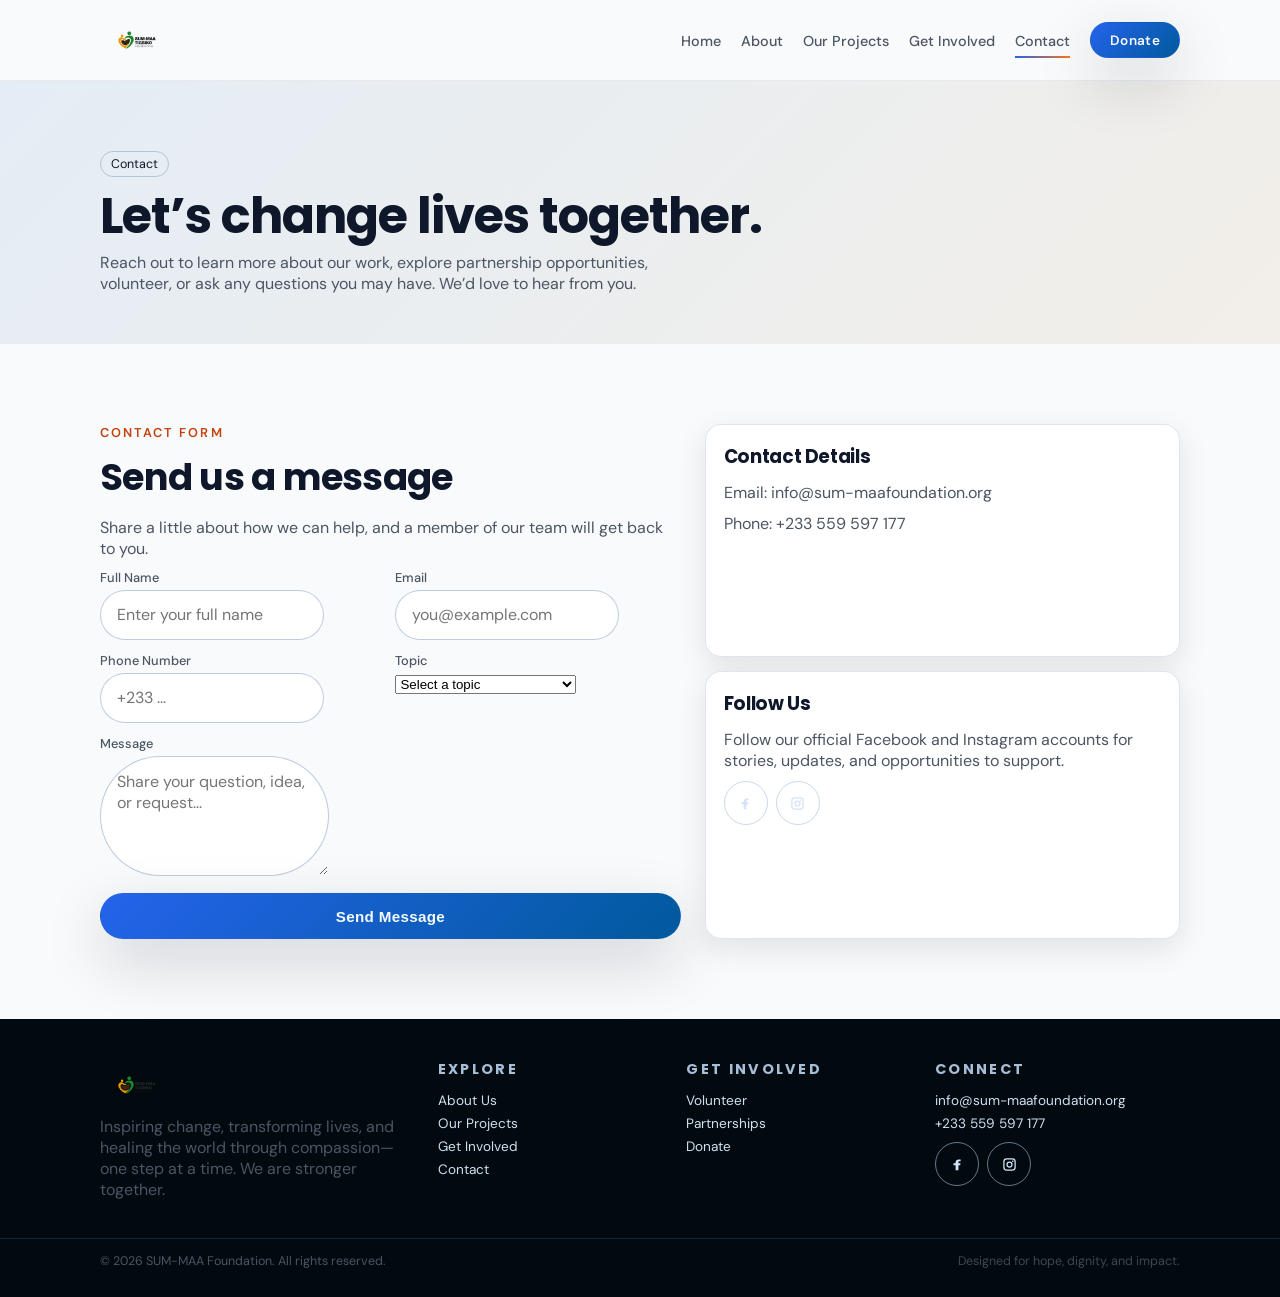
<file: contact.html>
<!DOCTYPE html>
<html lang="en">
  <head>
    <meta charset="UTF-8" />
    <meta name="viewport" content="width=device-width, initial-scale=1.0" />
    <title>Contact Us | SUM-MAA Foundation</title>
    <meta
      name="description"
      content="Contact SUM-MAA Foundation for partnerships, volunteering, donations, and inquiries. Reach us by email or phone."
    />
    <link rel="stylesheet" href="assets/css/styles.css" />
    <link rel="apple-touch-icon" sizes="180x180" href="apple-touch-icon.png" />
    <link rel="icon" type="image/png" sizes="32x32" href="favicon-32x32.png" />
    <link rel="icon" type="image/png" sizes="16x16" href="favicon-16x16.png" />
    <link rel="manifest" href="site.webmanifest" />
    <link rel="shortcut icon" href="favicon.ico" />
    <link rel="preconnect" href="https://fonts.googleapis.com" />
    <link rel="preconnect" href="https://fonts.gstatic.com" crossorigin />
    <link
      href="https://fonts.googleapis.com/css2?family=Poppins:wght@300;400;500;600;700&family=DM+Sans:wght@300;400;500;600&display=swap"
      rel="stylesheet"
    />
  </head>
  <body>
    <header class="site-header">
      <div class="container header-container">
        <a href="index.html" class="logo">
          <img src="assets/images/logo.webp" alt="SUM-MAA Tigsiko Foundation" class="logo-img" />
        </a>
        <nav class="main-nav" aria-label="Main navigation">
          <button class="nav-toggle" aria-label="Toggle navigation">
            <span></span><span></span><span></span>
          </button>
          <ul class="nav-links">
            <li><a href="index.html">Home</a></li>
            <li><a href="about.html">About</a></li>
            <li><a href="projects.html">Our Projects</a></li>
            <li><a href="get-involved.html">Get Involved</a></li>
            <li><a href="contact.html" class="active">Contact</a></li>
          </ul>
          <a href="get-involved.html#donate" class="btn btn-sm btn-primary">Donate</a>
        </nav>
      </div>
    </header>

    <main>
      <section class="page-hero">
        <div class="container">
          <div class="pill-meta">Contact</div>
          <h1>Let’s change lives together.</h1>
          <p>
            Reach out to learn more about our work, explore partnership opportunities, volunteer, or ask any questions
            you may have. We’d love to hear from you.
          </p>
        </div>
      </section>

      <section class="section section-light">
        <div class="container contact-layout">
          <div>
            <p class="eyebrow">Contact Form</p>
            <h2>Send us a message</h2>
            <p>Share a little about how we can help, and a member of our team will get back to you.</p>
            <form
              class="contact-form"
              action="https://formspree.io/f/xaewprkn"
              method="POST"
              accept-charset="UTF-8"
              aria-label="Contact form"
            >
              <input type="hidden" name="_subject" value="New Contact Message - SUM-MAA Foundation" />
              <input type="hidden" name="_next" value="https://www.sum-maafoundation.org/thanks.html" />
              <div class="field-row">
                <div>
                  <label for="contact-name">Full Name</label>
                  <input id="contact-name" name="name" type="text" placeholder="Enter your full name" required />
                </div>
                <div>
                  <label for="contact-email">Email</label>
                  <input id="contact-email" name="email" type="email" placeholder="you@example.com" required />
                </div>
              </div>
              <div class="field-row">
                <div>
                  <label for="contact-phone">Phone Number</label>
                  <input id="contact-phone" name="phone" type="tel" placeholder="+233 ..." />
                </div>
                <div>
                  <label for="contact-topic">Topic</label>
                  <select id="contact-topic" name="topic">
                    <option value="">Select a topic</option>
                    <option>General Inquiry</option>
                    <option>Partnership &amp; Sponsorship</option>
                    <option>Volunteering</option>
                    <option>Donations</option>
                    <option>Media &amp; Storytelling</option>
                  </select>
                </div>
              </div>
              <div>
                <label for="contact-message">Message</label>
                <textarea
                  id="contact-message"
                  name="message"
                  placeholder="Share your question, idea, or request..."
                ></textarea>
              </div>
              <button type="submit" class="btn btn-primary">Send Message</button>
            </form>
          </div>
          <div class="split-cards">
            <article class="contact-card">
              <h3>Contact Details</h3>
              <p>Email: <a href="mailto:info@sum-maafoundation.org">info@sum-maafoundation.org</a></p>
              <p>Phone: <a href="tel:+233559597177">+233 559 597 177</a></p>
            </article>
            <article class="contact-card">
              <h3>Follow Us</h3>
              <p>Follow our official Facebook and Instagram accounts for stories, updates, and opportunities to support.</p>
              <div class="footer-social" aria-label="Official social media accounts">
                <a
                  class="social-link social-link-facebook"
                  href="https://www.facebook.com/share/194XN5wk9a/?mibextid=wwXIfr"
                  target="_blank"
                  rel="noopener noreferrer"
                  aria-label="Follow SUM-MAA Tigsiko Foundation on Facebook"
                  title="Follow us on Facebook"
                >
                  <svg viewBox="0 0 24 24" aria-hidden="true" focusable="false"><path d="M13.5 21v-8h2.75l.5-3H13.5V8.1c0-.87.24-1.46 1.49-1.46H17V3.96c-.36-.05-1.58-.16-3.01-.16-2.98 0-5.02 1.82-5.02 5.15V10H5.6v3h3.37v8h4.53Z"/></svg>
                  <span class="sr-only">Facebook</span>
                </a>
                <a
                  class="social-link social-link-instagram"
                  href="https://www.instagram.com/sum_maa_foundation/"
                  target="_blank"
                  rel="noopener noreferrer"
                  aria-label="Follow SUM-MAA Foundation on Instagram"
                  title="Follow us on Instagram"
                >
                  <svg viewBox="0 0 24 24" aria-hidden="true" focusable="false"><path d="M7.5 2h9A5.5 5.5 0 0 1 22 7.5v9a5.5 5.5 0 0 1-5.5 5.5h-9A5.5 5.5 0 0 1 2 16.5v-9A5.5 5.5 0 0 1 7.5 2Zm0 2A3.5 3.5 0 0 0 4 7.5v9A3.5 3.5 0 0 0 7.5 20h9a3.5 3.5 0 0 0 3.5-3.5v-9A3.5 3.5 0 0 0 16.5 4h-9Zm9.75 1.5a1.25 1.25 0 1 1 0 2.5 1.25 1.25 0 0 1 0-2.5ZM12 7a5 5 0 1 1 0 10 5 5 0 0 1 0-10Zm0 2a3 3 0 1 0 0 6 3 3 0 0 0 0-6Z"/></svg>
                  <span class="sr-only">Instagram</span>
                </a>
              </div>
            </article>
          </div>
        </div>
      </section>

    </main>

    <footer class="site-footer">
      <div class="container footer-grid">
        <div class="footer-brand">
          <a href="index.html" class="logo">
            <img src="assets/images/logo.webp" alt="SUM-MAA Tigsiko Foundation" class="logo-img" />
          </a>
          <p>
            Inspiring change, transforming lives, and healing the world through compassion—one step at a time. We are
            stronger together.
          </p>
        </div>
        <div class="footer-nav">
          <h3>Explore</h3>
          <ul>
            <li><a href="about.html">About Us</a></li>
            <li><a href="projects.html">Our Projects</a></li>
            <li><a href="get-involved.html">Get Involved</a></li>
            <li><a href="contact.html">Contact</a></li>
          </ul>
        </div>
        <div class="footer-nav">
          <h3>Get Involved</h3>
          <ul>
            <li><a href="get-involved.html#volunteer">Volunteer</a></li>
            <li><a href="get-involved.html#partner">Partnerships</a></li>
            <li><a href="get-involved.html#donate">Donate</a></li>
          </ul>
        </div>
        <div class="footer-contact">
          <h3>Connect</h3>
          <ul>
            <li><a href="mailto:info@sum-maafoundation.org">info@sum-maafoundation.org</a></li>
            <li><a href="tel:+233559597177">+233 559 597 177</a></li>
          </ul>
          <div class="footer-social" aria-label="Official social media accounts">
            <a
              class="social-link social-link-facebook"
              href="https://www.facebook.com/share/194XN5wk9a/?mibextid=wwXIfr"
              target="_blank"
              rel="noopener noreferrer"
              aria-label="Follow SUM-MAA Tigsiko Foundation on Facebook"
              title="Follow us on Facebook"
            >
              <svg viewBox="0 0 24 24" aria-hidden="true" focusable="false"><path d="M13.5 21v-8h2.75l.5-3H13.5V8.1c0-.87.24-1.46 1.49-1.46H17V3.96c-.36-.05-1.58-.16-3.01-.16-2.98 0-5.02 1.82-5.02 5.15V10H5.6v3h3.37v8h4.53Z"/></svg>
              <span class="sr-only">Facebook</span>
            </a>
            <a
              class="social-link social-link-instagram"
              href="https://www.instagram.com/sum_maa_foundation/"
              target="_blank"
              rel="noopener noreferrer"
              aria-label="Follow SUM-MAA Foundation on Instagram"
              title="Follow us on Instagram"
            >
              <svg viewBox="0 0 24 24" aria-hidden="true" focusable="false"><path d="M7.5 2h9A5.5 5.5 0 0 1 22 7.5v9a5.5 5.5 0 0 1-5.5 5.5h-9A5.5 5.5 0 0 1 2 16.5v-9A5.5 5.5 0 0 1 7.5 2Zm0 2A3.5 3.5 0 0 0 4 7.5v9A3.5 3.5 0 0 0 7.5 20h9a3.5 3.5 0 0 0 3.5-3.5v-9A3.5 3.5 0 0 0 16.5 4h-9Zm9.75 1.5a1.25 1.25 0 1 1 0 2.5 1.25 1.25 0 0 1 0-2.5ZM12 7a5 5 0 1 1 0 10 5 5 0 0 1 0-10Zm0 2a3 3 0 1 0 0 6 3 3 0 0 0 0-6Z"/></svg>
              <span class="sr-only">Instagram</span>
            </a>
          </div>
        </div>
      </div>
      <div class="footer-bottom">
        <div class="container footer-bottom-inner">
          <p>&copy; <span id="year"></span> SUM-MAA Foundation. All rights reserved.</p>
          <p class="footer-small">Designed for hope, dignity, and impact.</p>
        </div>
      </div>
    </footer>

    <script src="assets/js/main.js"></script>
  </body>
  </html>
</file>
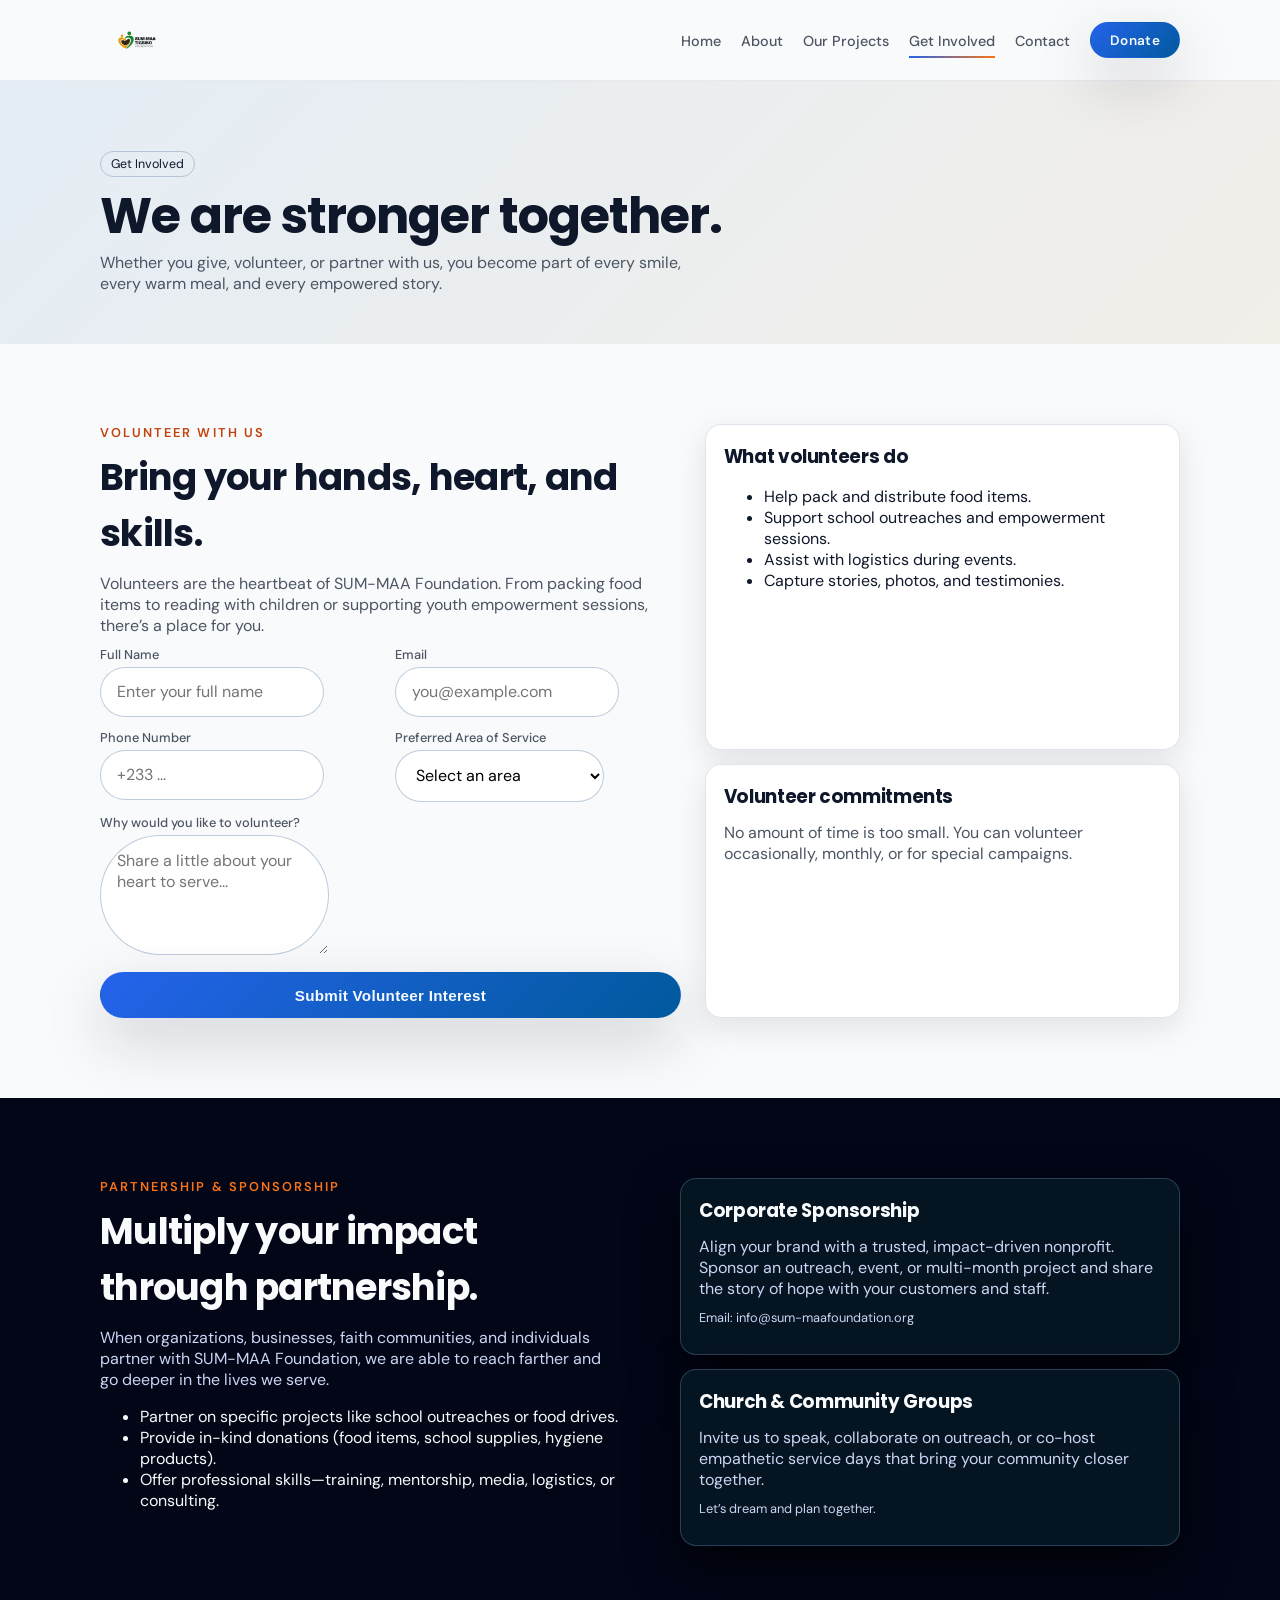
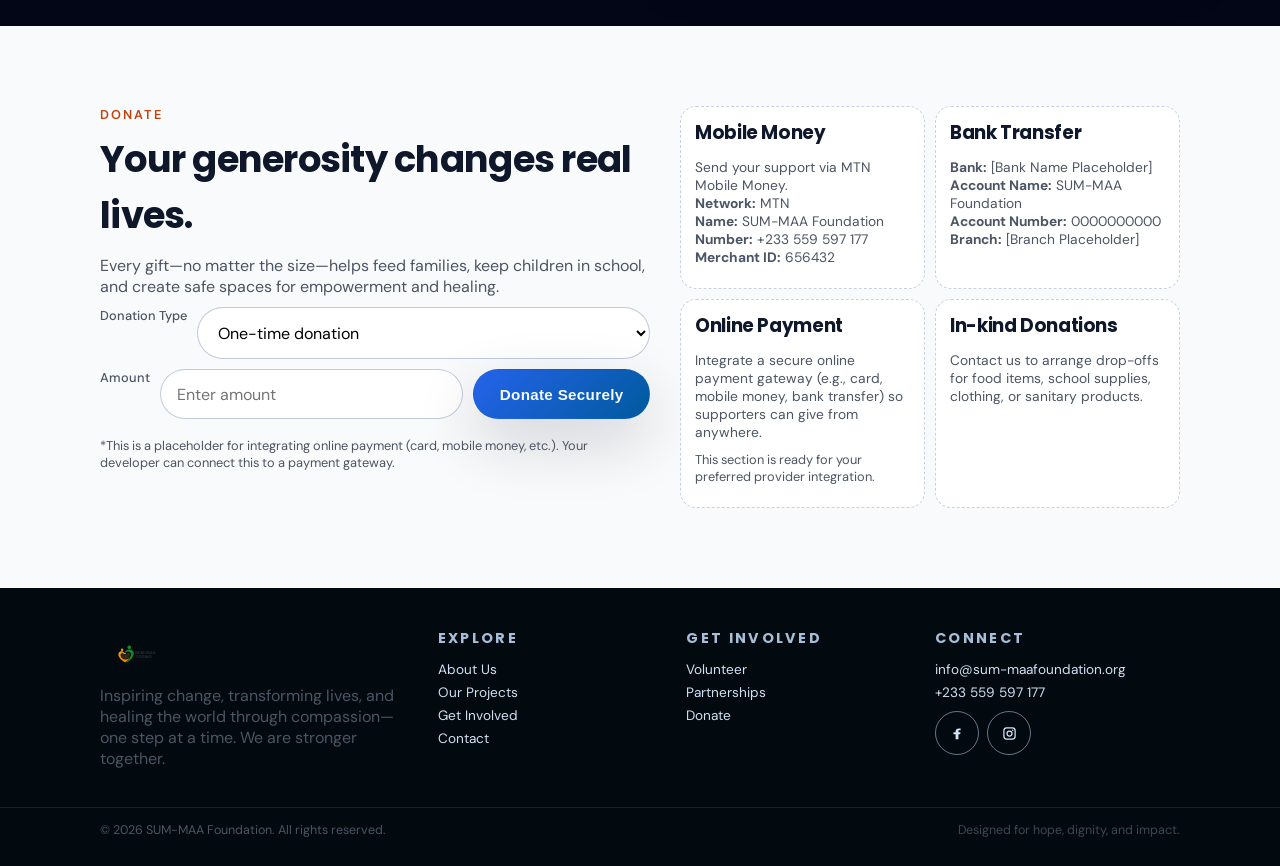
<file: get-involved.html>
<!DOCTYPE html>
<html lang="en">
  <head>
    <meta charset="UTF-8" />
    <meta name="viewport" content="width=device-width, initial-scale=1.0" />
    <title>Get Involved | SUM-MAA Foundation</title>
    <meta
      name="description"
      content="Volunteer, partner, sponsor, or donate to support SUM-MAA Foundation’s outreach, feeding programs, education support, and empowerment initiatives."
    />
    <link rel="stylesheet" href="assets/css/styles.css" />
    <link rel="apple-touch-icon" sizes="180x180" href="apple-touch-icon.png" />
    <link rel="icon" type="image/png" sizes="32x32" href="favicon-32x32.png" />
    <link rel="icon" type="image/png" sizes="16x16" href="favicon-16x16.png" />
    <link rel="manifest" href="site.webmanifest" />
    <link rel="shortcut icon" href="favicon.ico" />
    <link rel="preconnect" href="https://fonts.googleapis.com" />
    <link rel="preconnect" href="https://fonts.gstatic.com" crossorigin />
    <link
      href="https://fonts.googleapis.com/css2?family=Poppins:wght@300;400;500;600;700&family=DM+Sans:wght@300;400;500;600&display=swap"
      rel="stylesheet"
    />
  </head>
  <body>
    <header class="site-header">
      <div class="container header-container">
        <a href="index.html" class="logo">
          <img src="assets/images/logo.webp" alt="SUM-MAA Tigsiko Foundation" class="logo-img" />
        </a>
        <nav class="main-nav" aria-label="Main navigation">
          <button class="nav-toggle" aria-label="Toggle navigation">
            <span></span><span></span><span></span>
          </button>
          <ul class="nav-links">
            <li><a href="index.html">Home</a></li>
            <li><a href="about.html">About</a></li>
            <li><a href="projects.html">Our Projects</a></li>
            <li><a href="get-involved.html" class="active">Get Involved</a></li>
            <li><a href="contact.html">Contact</a></li>
          </ul>
          <a href="#donate" class="btn btn-sm btn-primary">Donate</a>
        </nav>
      </div>
    </header>

    <main>
      <section class="page-hero">
        <div class="container">
          <div class="pill-meta">Get Involved</div>
          <h1>We are stronger together.</h1>
          <p>
            Whether you give, volunteer, or partner with us, you become part of every smile, every warm meal, and every
            empowered story.
          </p>
        </div>
      </section>

      <section class="section section-light" id="volunteer">
        <div class="container involved-grid">
          <div>
            <p class="eyebrow">Volunteer With Us</p>
            <h2>Bring your hands, heart, and skills.</h2>
            <p>
              Volunteers are the heartbeat of SUM-MAA Foundation. From packing food items to reading with children or
              supporting youth empowerment sessions, there’s a place for you.
            </p>
            <form
              class="volunteer-form"
              action="https://formspree.io/f/xaewprkn"
              method="POST"
              accept-charset="UTF-8"
              aria-label="Volunteer registration form"
            >
              <input type="hidden" name="_subject" value="New Volunteer Interest - SUM-MAA Foundation" />
              <input type="hidden" name="_next" value="https://www.sum-maafoundation.org/thanks.html" />
              <div class="field-row">
                <div>
                  <label for="vol-name">Full Name</label>
                  <input id="vol-name" name="name" type="text" placeholder="Enter your full name" required />
                </div>
                <div>
                  <label for="vol-email">Email</label>
                  <input id="vol-email" name="email" type="email" placeholder="you@example.com" required />
                </div>
              </div>
              <div class="field-row">
                <div>
                  <label for="vol-phone">Phone Number</label>
                  <input id="vol-phone" name="phone" type="tel" placeholder="+233 ..." />
                </div>
                <div>
                  <label for="vol-area">Preferred Area of Service</label>
                  <select id="vol-area" name="area">
                    <option value="">Select an area</option>
                    <option>Feeding Programs</option>
                    <option>Education Support</option>
                    <option>Orphanage Outreach</option>
                    <option>Street Feeding</option>
                    <option>Youth Empowerment</option>
                    <option>Skill Development</option>
                    <option>Media &amp; Storytelling</option>
                  </select>
                </div>
              </div>
              <div>
                <label for="vol-message">Why would you like to volunteer?</label>
                <textarea
                  id="vol-message"
                  name="message"
                  placeholder="Share a little about your heart to serve..."
                ></textarea>
              </div>
              <button type="submit" class="btn btn-primary">Submit Volunteer Interest</button>
            </form>
          </div>
          <div class="split-cards">
            <article class="info-card">
              <h3>What volunteers do</h3>
              <ul>
                <li>Help pack and distribute food items.</li>
                <li>Support school outreaches and empowerment sessions.</li>
                <li>Assist with logistics during events.</li>
                <li>Capture stories, photos, and testimonies.</li>
              </ul>
            </article>
            <article class="info-card">
              <h3>Volunteer commitments</h3>
              <p>No amount of time is too small. You can volunteer occasionally, monthly, or for special campaigns.</p>
            </article>
          </div>
        </div>
      </section>

      <section class="section section-dark" id="partner">
        <div class="container split">
          <div class="split-text">
            <p class="eyebrow">Partnership &amp; Sponsorship</p>
            <h2>Multiply your impact through partnership.</h2>
            <p>
              When organizations, businesses, faith communities, and individuals partner with SUM-MAA Foundation, we are
              able to reach farther and go deeper in the lives we serve.
            </p>
            <ul>
              <li>Partner on specific projects like school outreaches or food drives.</li>
              <li>Provide in-kind donations (food items, school supplies, hygiene products).</li>
              <li>Offer professional skills—training, mentorship, media, logistics, or consulting.</li>
            </ul>
          </div>
          <div class="split-cards">
            <article class="contact-card">
              <h3>Corporate Sponsorship</h3>
              <p>
                Align your brand with a trusted, impact-driven nonprofit. Sponsor an outreach, event, or multi-month
                project and share the story of hope with your customers and staff.
              </p>
              <p class="impact-tag">Email: <a href="mailto:info@sum-maafoundation.org">info@sum-maafoundation.org</a></p>
            </article>
            <article class="contact-card">
              <h3>Church &amp; Community Groups</h3>
              <p>
                Invite us to speak, collaborate on outreach, or co-host empathetic service days that bring your
                community closer together.
              </p>
              <p class="impact-tag">Let’s dream and plan together.</p>
            </article>
          </div>
        </div>
      </section>

      <section class="section section-light" id="donate">
        <div class="container split">
          <div>
            <p class="eyebrow">Donate</p>
            <h2>Your generosity changes real lives.</h2>
            <p>
              Every gift—no matter the size—helps feed families, keep children in school, and create safe spaces for
              empowerment and healing.
            </p>
            <div class="donation-options">
              <div class="option-row">
                <label for="donation-type">Donation Type</label>
                <select id="donation-type" name="donation-type">
                  <option>One-time donation</option>
                  <option>Monthly support</option>
                </select>
              </div>
              <div class="option-row">
                <label for="donation-amount">Amount</label>
                <input id="donation-amount" type="number" placeholder="Enter amount" />
                <button class="btn btn-primary" type="button">Donate Securely</button>
              </div>
              <p class="impact-tag">
                *This is a placeholder for integrating online payment (card, mobile money, etc.). Your developer can
                connect this to a payment gateway.
              </p>
            </div>
          </div>

          <div class="donation-methods">
            <div class="method-card">
              <h3>Mobile Money</h3>
              <p>
                Send your support via MTN Mobile Money.<br />
                <strong>Network:</strong> MTN<br />
                <strong>Name:</strong> SUM-MAA Foundation<br />
                <strong>Number:</strong> <a href="tel:+233559597177">+233 559 597 177</a><br />
                <strong>Merchant ID:</strong> 656432
              </p>
            </div>
            <div class="method-card">
              <h3>Bank Transfer</h3>
              <p>
                <strong>Bank:</strong> [Bank Name Placeholder]<br />
                <strong>Account Name:</strong> SUM-MAA Foundation<br />
                <strong>Account Number:</strong> 0000000000<br />
                <strong>Branch:</strong> [Branch Placeholder]
              </p>
            </div>
            <div class="method-card">
              <h3>Online Payment</h3>
              <p>
                Integrate a secure online payment gateway (e.g., card, mobile money, bank transfer) so supporters can
                give from anywhere.
              </p>
              <p class="impact-tag">This section is ready for your preferred provider integration.</p>
            </div>
            <div class="method-card">
              <h3>In-kind Donations</h3>
              <p>Contact us to arrange drop-offs for food items, school supplies, clothing, or sanitary products.</p>
            </div>
          </div>
        </div>
      </section>
    </main>

    <footer class="site-footer">
      <div class="container footer-grid">
        <div class="footer-brand">
          <a href="index.html" class="logo">
            <img src="assets/images/logo.webp" alt="SUM-MAA Tigsiko Foundation" class="logo-img" />
          </a>
          <p>
            Inspiring change, transforming lives, and healing the world through compassion—one step at a time. We are
            stronger together.
          </p>
        </div>
        <div class="footer-nav">
          <h3>Explore</h3>
          <ul>
            <li><a href="about.html">About Us</a></li>
            <li><a href="projects.html">Our Projects</a></li>
            <li><a href="get-involved.html">Get Involved</a></li>
            <li><a href="contact.html">Contact</a></li>
          </ul>
        </div>
        <div class="footer-nav">
          <h3>Get Involved</h3>
          <ul>
            <li><a href="get-involved.html#volunteer">Volunteer</a></li>
            <li><a href="get-involved.html#partner">Partnerships</a></li>
            <li><a href="get-involved.html#donate">Donate</a></li>
          </ul>
        </div>
        <div class="footer-contact">
          <h3>Connect</h3>
          <ul>
            <li><a href="mailto:info@sum-maafoundation.org">info@sum-maafoundation.org</a></li>
            <li><a href="tel:+233559597177">+233 559 597 177</a></li>
          </ul>
          <div class="footer-social" aria-label="Official social media accounts">
            <a
              class="social-link social-link-facebook"
              href="https://www.facebook.com/share/194XN5wk9a/?mibextid=wwXIfr"
              target="_blank"
              rel="noopener noreferrer"
              aria-label="Follow SUM-MAA Tigsiko Foundation on Facebook"
              title="Follow us on Facebook"
            >
              <svg viewBox="0 0 24 24" aria-hidden="true" focusable="false"><path d="M13.5 21v-8h2.75l.5-3H13.5V8.1c0-.87.24-1.46 1.49-1.46H17V3.96c-.36-.05-1.58-.16-3.01-.16-2.98 0-5.02 1.82-5.02 5.15V10H5.6v3h3.37v8h4.53Z"/></svg>
              <span class="sr-only">Facebook</span>
            </a>
            <a
              class="social-link social-link-instagram"
              href="https://www.instagram.com/sum_maa_foundation/"
              target="_blank"
              rel="noopener noreferrer"
              aria-label="Follow SUM-MAA Foundation on Instagram"
              title="Follow us on Instagram"
            >
              <svg viewBox="0 0 24 24" aria-hidden="true" focusable="false"><path d="M7.5 2h9A5.5 5.5 0 0 1 22 7.5v9a5.5 5.5 0 0 1-5.5 5.5h-9A5.5 5.5 0 0 1 2 16.5v-9A5.5 5.5 0 0 1 7.5 2Zm0 2A3.5 3.5 0 0 0 4 7.5v9A3.5 3.5 0 0 0 7.5 20h9a3.5 3.5 0 0 0 3.5-3.5v-9A3.5 3.5 0 0 0 16.5 4h-9Zm9.75 1.5a1.25 1.25 0 1 1 0 2.5 1.25 1.25 0 0 1 0-2.5ZM12 7a5 5 0 1 1 0 10 5 5 0 0 1 0-10Zm0 2a3 3 0 1 0 0 6 3 3 0 0 0 0-6Z"/></svg>
              <span class="sr-only">Instagram</span>
            </a>
          </div>
        </div>
      </div>
      <div class="footer-bottom">
        <div class="container footer-bottom-inner">
          <p>&copy; <span id="year"></span> SUM-MAA Foundation. All rights reserved.</p>
          <p class="footer-small">Designed for hope, dignity, and impact.</p>
        </div>
      </div>
    </footer>

    <script src="assets/js/main.js"></script>
  </body>
  </html>
</file>
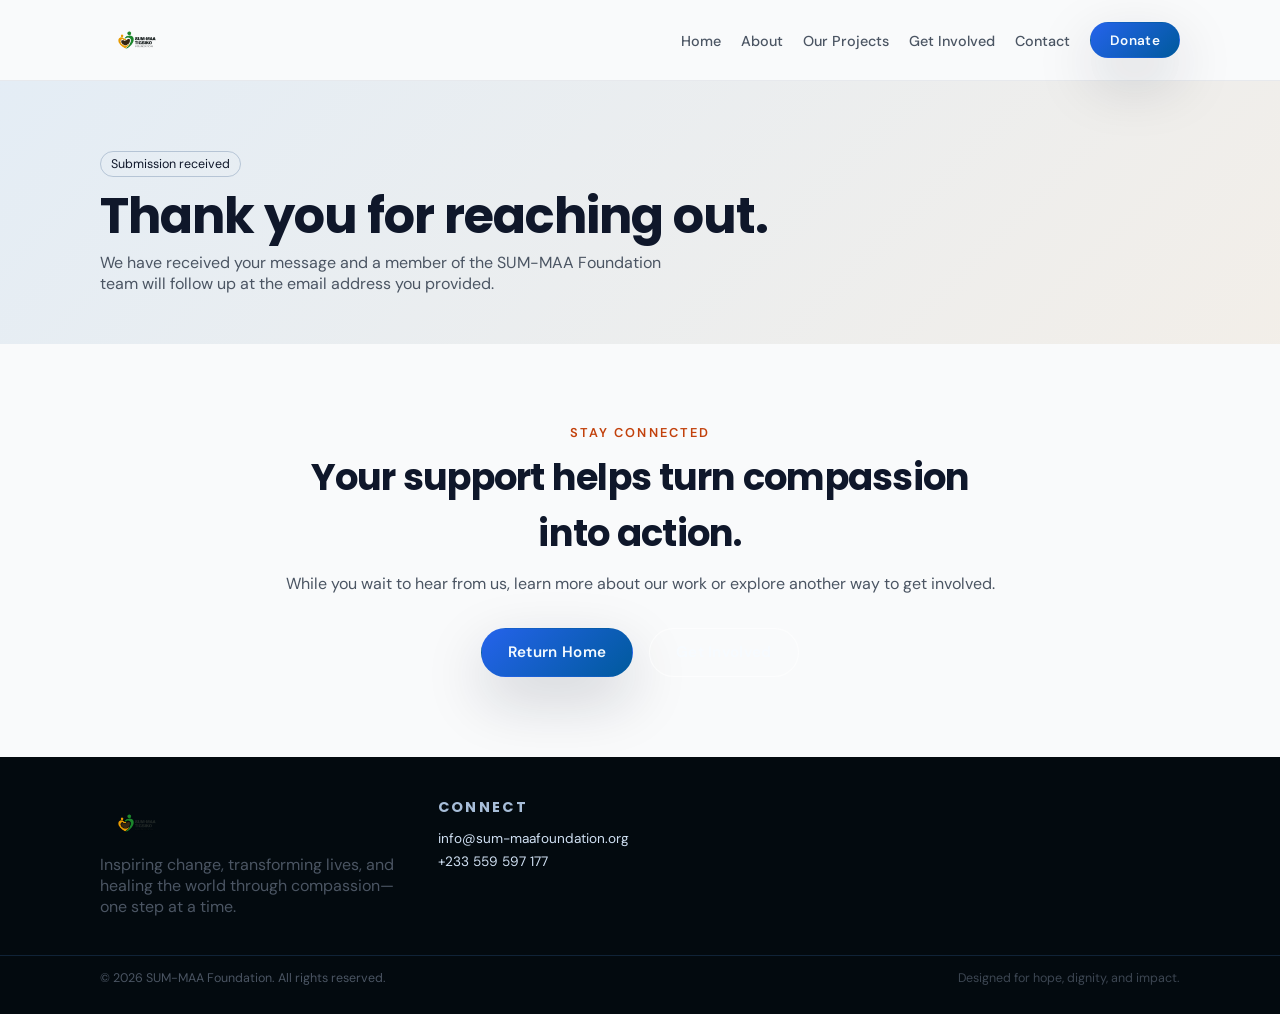
<file: thanks.html>
<!DOCTYPE html>
<html lang="en">
  <head>
    <meta charset="UTF-8" />
    <meta name="viewport" content="width=device-width, initial-scale=1.0" />
    <title>Thank You | SUM-MAA Foundation</title>
    <meta
      name="description"
      content="Thank you for contacting SUM-MAA Foundation. Your submission has been received."
    />
    <link rel="stylesheet" href="assets/css/styles.css" />
    <link rel="apple-touch-icon" sizes="180x180" href="apple-touch-icon.png" />
    <link rel="icon" type="image/png" sizes="32x32" href="favicon-32x32.png" />
    <link rel="icon" type="image/png" sizes="16x16" href="favicon-16x16.png" />
    <link rel="manifest" href="site.webmanifest" />
    <link rel="shortcut icon" href="favicon.ico" />
    <link rel="preconnect" href="https://fonts.googleapis.com" />
    <link rel="preconnect" href="https://fonts.gstatic.com" crossorigin />
    <link
      href="https://fonts.googleapis.com/css2?family=Poppins:wght@300;400;500;600;700&family=DM+Sans:wght@300;400;500;600&display=swap"
      rel="stylesheet"
    />
  </head>
  <body>
    <header class="site-header">
      <div class="container header-container">
        <a href="index.html" class="logo">
          <img src="assets/images/logo.webp" alt="SUM-MAA Tigsiko Foundation" class="logo-img" />
        </a>
        <nav class="main-nav" aria-label="Main navigation">
          <button class="nav-toggle" aria-label="Toggle navigation">
            <span></span><span></span><span></span>
          </button>
          <ul class="nav-links">
            <li><a href="index.html">Home</a></li>
            <li><a href="about.html">About</a></li>
            <li><a href="projects.html">Our Projects</a></li>
            <li><a href="get-involved.html">Get Involved</a></li>
            <li><a href="contact.html">Contact</a></li>
          </ul>
          <a href="get-involved.html#donate" class="btn btn-sm btn-primary">Donate</a>
        </nav>
      </div>
    </header>

    <main>
      <section class="page-hero">
        <div class="container">
          <div class="pill-meta">Submission received</div>
          <h1>Thank you for reaching out.</h1>
          <p>We have received your message and a member of the SUM-MAA Foundation team will follow up at the email address you provided.</p>
        </div>
      </section>

      <section class="section section-light">
        <div class="container narrow-content">
          <p class="eyebrow">Stay connected</p>
          <h2>Your support helps turn compassion into action.</h2>
          <p>While you wait to hear from us, learn more about our work or explore another way to get involved.</p>
          <div class="button-row">
            <a href="index.html" class="btn btn-primary">Return Home</a>
            <a href="get-involved.html" class="btn btn-outline">Get Involved</a>
          </div>
        </div>
      </section>
    </main>

    <footer class="site-footer">
      <div class="container footer-grid">
        <div class="footer-brand">
          <a href="index.html" class="logo">
            <img src="assets/images/logo.webp" alt="SUM-MAA Tigsiko Foundation" class="logo-img" />
          </a>
          <p>Inspiring change, transforming lives, and healing the world through compassion—one step at a time.</p>
        </div>
        <div class="footer-contact">
          <h3>Connect</h3>
          <ul>
            <li><a href="mailto:info@sum-maafoundation.org">info@sum-maafoundation.org</a></li>
            <li><a href="tel:+233559597177">+233 559 597 177</a></li>
          </ul>
        </div>
      </div>
      <div class="footer-bottom">
        <div class="container footer-bottom-inner">
          <p>&copy; <span id="year"></span> SUM-MAA Foundation. All rights reserved.</p>
          <p class="footer-small">Designed for hope, dignity, and impact.</p>
        </div>
      </div>
    </footer>

    <script src="assets/js/main.js"></script>
  </body>
</html>
</file>
<file: assets/css/styles.css>
:root {
  --color-bg: #f9fafb;
  --color-bg-alt: #ffffff;
  --color-bg-dark: #020617;
  --color-bg-soft: #fef9f3;
  --color-primary: #2563eb;
  --color-primary-soft: #dbeafe;
  --color-accent: #f97316;
  --color-accent-text: #c2410c;
  --color-accent-soft: #ffedd5;
  --color-earth: #9a6b35;
  --color-text: #0f172a;
  --color-text-soft: #4b5563;
  --color-border: #e5e7eb;
  --radius-lg: 16px;
  --radius-md: 10px;
  --radius-pill: 999px;
  --shadow-soft: 0 22px 60px rgba(15, 23, 42, 0.18);
  --shadow-subtle: 0 10px 30px rgba(15, 23, 42, 0.1);
  --max-width: 1120px;
  --transition-fast: 180ms ease-out;
  --transition-med: 240ms ease;
}

*,
*::before,
*::after {
  box-sizing: border-box;
}

html,
body {
  margin: 0;
  padding: 0;
}

body {
  font-family: "DM Sans", system-ui, -apple-system, BlinkMacSystemFont, "Segoe UI", sans-serif;
  color: var(--color-text);
  background: var(--color-bg);
  -webkit-font-smoothing: antialiased;
}

img {
  max-width: 100%;
  display: block;
}

a {
  color: inherit;
  text-decoration: none;
}

a:hover {
  text-decoration: none;
}

.sr-only {
  position: absolute;
  width: 1px;
  height: 1px;
  padding: 0;
  margin: -1px;
  overflow: hidden;
  clip: rect(0, 0, 0, 0);
  white-space: nowrap;
  border: 0;
}

.container {
  width: 100%;
  max-width: var(--max-width);
  margin: 0 auto;
  padding: 0 20px;
}

.section {
  padding: 80px 0;
}

.section-light {
  background: transparent;
}

.section-dark {
  background: #020617;
  color: #f9fafb;
}

.section-gradient {
  background: radial-gradient(circle at top left, #1d4ed8 0, #2563eb 30%, #f97316 80%);
  color: #f9fafb;
}

.section-header,
.section-header-centered {
  display: flex;
  justify-content: space-between;
  align-items: flex-end;
  gap: 24px;
  margin-bottom: 36px;
}

.section-header-centered {
  flex-direction: column;
  align-items: center;
  text-align: center;
}

h1,
h2,
h3,
h4 {
  font-family: "Poppins", system-ui, -apple-system, BlinkMacSystemFont, "Segoe UI", sans-serif;
  margin: 0 0 12px;
  letter-spacing: -0.02em;
}

h1 {
  font-size: clamp(2.4rem, 4vw, 3.1rem);
  line-height: 1.1;
}

h2 {
  font-size: clamp(1.9rem, 3vw, 2.3rem);
}

h3 {
  font-size: 1.15rem;
}

p {
  margin: 0 0 10px;
  color: var(--color-text-soft);
}

.section-dark p,
.section-gradient p {
  color: #cbd5f5;
}

.eyebrow {
  font-size: 0.8rem;
  text-transform: uppercase;
  letter-spacing: 0.16em;
  font-weight: 600;
  color: var(--color-accent-text);
  margin-bottom: 8px;
}

.hero .eyebrow,
.section-dark .eyebrow {
  color: var(--color-accent);
}

.btn {
  display: inline-flex;
  align-items: center;
  justify-content: center;
  padding: 0.85rem 1.6rem;
  border-radius: var(--radius-pill);
  border: 1px solid transparent;
  font-size: 0.95rem;
  font-weight: 600;
  letter-spacing: 0.02em;
  cursor: pointer;
  transition: transform var(--transition-fast), box-shadow var(--transition-fast), background-color var(--transition-fast),
    color var(--transition-fast), border-color var(--transition-fast);
  white-space: nowrap;
}

.btn-sm {
  padding: 0.55rem 1.2rem;
  font-size: 0.85rem;
}

.btn-primary {
  background: linear-gradient(135deg, var(--color-primary), #005a9d);
  color: #f5fbff;
  box-shadow: var(--shadow-soft);
}

.btn-primary:hover {
  transform: translateY(-1px);
  box-shadow: 0 20px 40px rgba(11, 36, 59, 0.45);
}

.btn-outline {
  background: rgba(255, 255, 255, 0.1);
  border-color: rgba(255, 255, 255, 0.6);
  color: #f7fbff;
}

.btn-outline:hover {
  background: rgba(255, 255, 255, 0.22);
}

.btn-link {
  display: inline-flex;
  align-items: center;
  gap: 6px;
  font-weight: 600;
  font-size: 0.95rem;
  color: var(--color-primary);
  position: relative;
}

.btn-link::after {
  content: "";
  position: absolute;
  left: 0;
  bottom: -3px;
  width: 0;
  height: 2px;
  background: linear-gradient(90deg, var(--color-primary), var(--color-accent));
  transition: width var(--transition-med);
}

.btn-link:hover::after {
  width: 100%;
}

.btn-link:hover {
  color: #16528c;
}

.site-header {
  position: sticky;
  top: 0;
  z-index: 40;
  backdrop-filter: blur(16px);
  background: rgba(249, 250, 251, 0.9);
  border-bottom: 1px solid rgba(229, 231, 235, 0.9);
}

.header-container {
  display: flex;
  align-items: center;
  justify-content: space-between;
  padding: 14px 20px;
}

.logo {
  display: inline-flex;
  align-items: center;
}

.logo-img {
  height: 52px;
  width: auto;
  display: block;
  object-fit: contain;
}

.main-nav {
  display: flex;
  align-items: center;
  gap: 20px;
}

.nav-links {
  display: flex;
  align-items: center;
  gap: 20px;
  padding: 0;
  margin: 0;
  list-style: none;
}

.nav-links a {
  font-size: 0.9rem;
  font-weight: 500;
  color: var(--color-text-soft);
  padding: 8px 0;
  position: relative;
}

.nav-links a:hover {
  color: var(--color-text);
}

.nav-links a::after {
  content: "";
  position: absolute;
  left: 0;
  bottom: 0;
  width: 0;
  height: 2px;
  background: linear-gradient(90deg, var(--color-primary), var(--color-accent));
  transition: width var(--transition-med);
}

.nav-links a:hover::after,
.nav-links a.active::after {
  width: 100%;
}

.nav-toggle {
  display: none;
  flex-direction: column;
  justify-content: space-between;
  width: 44px;
  height: 44px;
  padding: 10px 9px;
  border: none;
  background: none;
  cursor: pointer;
}

.nav-toggle span {
  display: block;
  width: 100%;
  height: 2px;
  background: var(--color-text);
  border-radius: 999px;
  transition: transform var(--transition-fast), opacity var(--transition-fast), top var(--transition-fast),
    bottom var(--transition-fast);
}

.hero {
  position: relative;
  min-height: 82vh;
  display: flex;
  align-items: center;
  padding: 72px 0 80px;
  color: #f9fafb;
  overflow: hidden;
}

.hero::before {
  content: "";
  position: absolute;
  inset: 0;
  background:
    linear-gradient(120deg, rgba(15, 23, 42, 0.9) 0%, rgba(15, 23, 42, 0.7) 45%, rgba(15, 23, 42, 0.25) 80%),
    url("../../hero-main.jpg");
  background-size: cover;
  background-position: center;
  filter: saturate(1.04) contrast(1.02);
}

.hero-media {
  display: none;
}

.hero-content {
  position: relative;
  z-index: 1;
  display: flex;
  align-items: center;
}

.hero-text {
  max-width: 640px;
  padding: 12px 0;
}

.hero h1 {
  color: #f9fafb;
}

.hero-subtitle {
  font-size: 1.02rem;
  max-width: 540px;
  color: #e5e7eb;
}

.hero-actions {
  display: flex;
  flex-wrap: wrap;
  gap: 10px;
  margin: 22px 0 14px;
}

.hero-meta {
  font-size: 0.86rem;
  color: #e5e7eb;
}

.split {
  display: grid;
  grid-template-columns: minmax(0, 1.1fr) minmax(0, 1fr);
  gap: 30px;
  align-items: start;
}

.split-text {
  max-width: 520px;
}

.split-cards {
  display: grid;
  gap: 14px;
}

.info-card,
.testimonial-card,
.project-card,
.story-card,
.impact-card,
.work-card,
.event-card,
.contact-card {
  background: rgba(255, 255, 255, 0.98);
  border-radius: var(--radius-lg);
  padding: 18px 18px 18px;
  border: 1px solid rgba(221, 227, 236, 0.9);
  box-shadow: var(--shadow-subtle);
  position: relative;
  overflow: hidden;
}

.section-dark .testimonial-card,
.section-dark .contact-card {
  background: rgba(6, 21, 35, 0.96);
  border-color: rgba(92, 130, 168, 0.4);
  box-shadow: 0 20px 50px rgba(0, 0, 0, 0.7);
}

.impact {
  position: relative;
}

.impact::before {
  content: "";
  position: absolute;
  inset: 0;
  background: radial-gradient(circle at top, rgba(255, 255, 255, 0.1), transparent 55%);
}

.impact-grid {
  display: grid;
  grid-template-columns: repeat(4, minmax(0, 1fr));
  gap: 18px;
  position: relative;
  z-index: 1;
}

.impact-card {
  text-align: left;
  background: linear-gradient(160deg, rgba(9, 46, 80, 0.9), rgba(19, 75, 126, 0.9));
  border-color: rgba(161, 205, 255, 0.4);
}

.impact-number {
  display: block;
  font-size: 1.7rem;
  font-weight: 700;
  color: #ffffff;
}

.impact-label {
  font-size: 0.9rem;
  color: #c7e0ff;
}

.work-grid {
  display: grid;
  grid-template-columns: repeat(4, minmax(0, 1fr));
  gap: 18px;
}

.work-card {
  padding: 0;
  display: flex;
  flex-direction: column;
  overflow: hidden;
}

.work-image {
  height: 150px;
  background-size: cover;
  background-position: center;
}

.work-image-1 {
  background-image: url("../../orphanage-outreach.jpg");
}

.work-image-2 {
  background-image: url("../../school-supplies.jpg");
}

.work-image-3 {
  background-image: url("../../street-feeding.jpg");
}

.work-image-4 {
  background-image: url("../../youth-empowerment.jpg");
}

.work-body {
  padding: 16px 16px 18px;
}

.cta {
  position: relative;
}

.cta::before {
  content: "";
  position: absolute;
  inset: 0;
  background: radial-gradient(circle at top left, rgba(255, 255, 255, 0.12), transparent 65%);
  pointer-events: none;
}

.cta-inner {
  position: relative;
  display: flex;
  justify-content: space-between;
  align-items: center;
  gap: 24px;
}

.cta-actions {
  display: flex;
  flex-wrap: wrap;
  gap: 12px;
}

.cards-grid-3 {
  display: grid;
  grid-template-columns: repeat(3, minmax(0, 1fr));
  gap: 18px;
}

.story-card {
  min-height: 190px;
}

.story-tag {
  display: inline-flex;
  padding: 4px 10px;
  border-radius: var(--radius-pill);
  background: var(--color-primary-soft);
  color: #104377;
  font-size: 0.75rem;
  font-weight: 600;
  margin-bottom: 10px;
}

.newsletter-form {
  display: flex;
  flex-wrap: wrap;
  gap: 10px;
  margin: 14px 0 6px;
}

.newsletter-form input[type="email"],
.contact-form input,
.contact-form textarea,
.volunteer-form input,
.volunteer-form select,
.volunteer-form textarea,
.donation-options input,
.donation-options select {
  flex: 1 1 210px;
  padding: 0.85rem 1rem;
  border-radius: 999px;
  border: 1px solid rgba(182, 199, 219, 0.9);
  font-family: inherit;
  font-size: 1rem;
  outline: 2px solid transparent;
  outline-offset: 2px;
  transition: border-color var(--transition-fast), box-shadow var(--transition-fast), background-color var(--transition-fast);
  background: rgba(255, 255, 255, 0.98);
}

.section-dark .newsletter-form input[type="email"],
.section-dark .contact-form input,
.section-dark .contact-form textarea {
  background: rgba(6, 21, 35, 0.98);
  border-color: rgba(120, 154, 190, 0.7);
  color: #e9f3ff;
}

.newsletter-form input:focus,
.contact-form input:focus,
.contact-form textarea:focus,
.volunteer-form input:focus,
.volunteer-form select:focus,
.volunteer-form textarea:focus {
  border-color: #0b4f8a;
  outline: 3px solid #0b4f8a;
  outline-offset: 2px;
  box-shadow: 0 0 0 5px rgba(255, 255, 255, 0.95);
}

.newsletter-note {
  font-size: 0.8rem;
}

.quote {
  font-size: 0.93rem;
  line-height: 1.5;
}

.quote-meta {
  font-size: 0.8rem;
  text-transform: uppercase;
  letter-spacing: 0.12em;
  color: #9fb9d9;
  margin-top: 12px;
}

.site-footer {
  background: #030a0f;
  color: #e2edf7;
  padding-top: 40px;
}

.footer-grid {
  display: grid;
  grid-template-columns: 1.4fr 1fr 1fr 1.1fr;
  gap: 26px;
  padding-bottom: 28px;
}

.footer-nav h3,
.footer-contact h3 {
  font-size: 0.9rem;
  text-transform: uppercase;
  letter-spacing: 0.16em;
  color: #a7bdd8;
  margin-bottom: 12px;
}

.footer-nav ul,
.footer-contact ul {
  list-style: none;
  padding: 0;
  margin: 0;
}

.footer-nav li,
.footer-contact li {
  font-size: 0.85rem;
  margin-bottom: 6px;
  color: #d0e0f3;
}

.footer-nav a,
.footer-contact a {
  color: inherit;
}

.footer-nav a:hover,
.footer-contact a:hover {
  color: #ffffff;
}

.footer-social {
  display: flex;
  gap: 8px;
  margin-top: 10px;
}

.footer-social a {
  width: 44px;
  height: 44px;
  border-radius: 999px;
  border: 1px solid rgba(165, 192, 221, 0.6);
  display: inline-flex;
  align-items: center;
  justify-content: center;
  font-size: 0.7rem;
  color: #d3e4f8;
  transition: background-color var(--transition-fast), color var(--transition-fast), transform var(--transition-fast);
}

.footer-social a:hover {
  background: #2a7ac3;
  color: #f6fbff;
  transform: translateY(-1px);
}

.footer-social svg {
  width: 15px;
  height: 15px;
  fill: currentColor;
}

.footer-social a:focus-visible {
  outline: 2px solid #ffffff;
  outline-offset: 3px;
}

.footer-social .social-link-facebook:hover {
  background: #1877f2;
}

.footer-social .social-link-instagram:hover {
  background: linear-gradient(135deg, #833ab4, #fd1d1d 55%, #fcb045);
}

.footer-bottom {
  border-top: 1px solid #102337;
  padding: 14px 0 18px;
}

.footer-bottom-inner {
  display: flex;
  justify-content: space-between;
  align-items: center;
  gap: 10px;
  font-size: 0.78rem;
  color: #7f94b0;
}

.footer-small {
  opacity: 0.8;
}

.page-hero {
  padding: 70px 0 40px;
  background: linear-gradient(135deg, rgba(42, 122, 195, 0.1), rgba(184, 135, 70, 0.1));
}

.page-hero h1 {
  margin-bottom: 8px;
}

.page-hero p {
  max-width: 600px;
}

.pill-meta {
  display: inline-flex;
  align-items: center;
  gap: 6px;
  padding: 4px 10px;
  border-radius: var(--radius-pill);
  border: 1px solid rgba(161, 180, 201, 0.7);
  font-size: 0.78rem;
  margin-bottom: 12px;
}

.values-grid {
  display: grid;
  grid-template-columns: repeat(3, minmax(0, 1fr));
  gap: 16px;
  margin-top: 12px;
}

.value-card {
  border-radius: var(--radius-lg);
  padding: 16px 16px 14px;
  border: 1px solid rgba(221, 227, 236, 0.9);
  background: rgba(255, 255, 255, 0.98);
}

.value-card h3 {
  font-size: 0.95rem;
}

.projects-grid {
  display: grid;
  grid-template-columns: repeat(3, minmax(0, 1fr));
  gap: 18px;
}

.project-card {
  display: flex;
  flex-direction: column;
}

.project-image {
  height: 160px;
  background-size: cover;
  background-position: center;
  border-radius: 14px;
  margin-bottom: 12px;
}

.project-meta {
  display: flex;
  flex-wrap: wrap;
  gap: 8px;
  font-size: 0.78rem;
  color: var(--color-text-soft);
  margin-bottom: 6px;
}

.badge {
  display: inline-flex;
  align-items: center;
  padding: 3px 9px;
  border-radius: var(--radius-pill);
  background: var(--color-primary-soft);
  color: #1a4f83;
  font-size: 0.75rem;
  font-weight: 600;
}

.badge-outline {
  background: transparent;
  border: 1px solid rgba(172, 193, 215, 0.9);
  color: var(--color-text-soft);
}

.impact-tag {
  font-size: 0.8rem;
  color: var(--color-text-soft);
  margin-top: 8px;
}

.gallery-grid {
  display: grid;
  grid-template-columns: repeat(4, minmax(0, 1fr));
  gap: 10px;
}

.gallery-item {
  border-radius: 14px;
  overflow: hidden;
  position: relative;
  background-size: cover;
  background-position: center;
  padding-bottom: 70%;
}

.gallery-item:nth-child(1) {
  background-image: url("../../gallery-1.jpg");
}

.gallery-item:nth-child(2) {
  background-image: url("../../gallery-2.jpg");
}

.gallery-item:nth-child(3) {
  background-image: url("../../gallery-3.jpg");
}

.gallery-item:nth-child(4) {
  background-image: url("../../gallery-4.jpg");
}

.gallery-item::after {
  content: "";
  position: absolute;
  inset: 0;
  background: linear-gradient(to top, rgba(0, 0, 0, 0.4), transparent 60%);
  opacity: 0;
  transition: opacity var(--transition-med);
}

.gallery-item:hover::after {
  opacity: 1;
}

.involved-grid {
  display: grid;
  grid-template-columns: 1.1fr 0.9fr;
  gap: 24px;
}

.contact-layout {
  display: grid;
  grid-template-columns: minmax(0, 1.1fr) minmax(0, 0.9fr);
  gap: 24px;
}

.contact-form,
.volunteer-form {
  display: grid;
  gap: 12px;
}

.field-row {
  display: grid;
  grid-template-columns: repeat(2, minmax(0, 1fr));
  gap: 10px;
}

textarea {
  min-height: 120px;
  resize: vertical;
  border-radius: 18px;
}

label {
  display: block;
  font-size: 0.8rem;
  font-weight: 500;
  margin-bottom: 4px;
  color: var(--color-text-soft);
}

.donation-options {
  display: grid;
  gap: 10px;
}

.option-row {
  display: flex;
  flex-wrap: wrap;
  gap: 10px;
}

.option-row .btn {
  flex-shrink: 0;
}

.donation-methods {
  display: grid;
  grid-template-columns: repeat(2, minmax(0, 1fr));
  gap: 10px;
}

.method-card {
  border-radius: 16px;
  padding: 12px 14px;
  border: 1px dashed rgba(191, 206, 224, 0.9);
  background: rgba(255, 255, 255, 0.98);
  font-size: 0.86rem;
}

.event-meta {
  font-size: 0.8rem;
  color: var(--color-text-soft);
  margin-bottom: 6px;
}

.badge-event {
  background: rgba(243, 163, 92, 0.16);
  color: #b86b24;
}

.map-embed {
  border-radius: 18px;
  overflow: hidden;
  box-shadow: var(--shadow-subtle);
  background: #dde6f2;
}

.map-embed iframe {
  width: 100%;
  min-height: 260px;
  border: 0;
}

.fade-in {
  opacity: 0;
  transform: translateY(18px);
  transition: opacity 420ms ease, transform 420ms ease;
}

.fade-in.is-visible {
  opacity: 1;
  transform: translateY(0);
}

@media (max-width: 960px) {
  .hero {
    grid-template-columns: minmax(0, 1fr);
    padding-top: 18px;
  }

  .hero-media {
    display: block;
    order: 2;
    min-height: 210px;
    margin-top: 18px;
  }

  .hero-content {
    order: 1;
  }

  .work-grid {
    grid-template-columns: repeat(2, minmax(0, 1fr));
  }

  .impact-grid {
    grid-template-columns: repeat(2, minmax(0, 1fr));
  }

  .cards-grid-3,
  .projects-grid {
    grid-template-columns: repeat(2, minmax(0, 1fr));
  }

  .values-grid {
    grid-template-columns: repeat(2, minmax(0, 1fr));
  }

  .footer-grid {
    grid-template-columns: repeat(2, minmax(0, 1fr));
  }

  .contact-layout,
  .involved-grid {
    grid-template-columns: minmax(0, 1fr);
  }

  .gallery-grid {
    grid-template-columns: repeat(3, minmax(0, 1fr));
  }
}

@media (max-width: 768px) {
  .header-container {
    padding-inline: 16px;
  }

  .nav-toggle {
    display: flex;
  }

  .main-nav {
    align-items: center;
    gap: 12px;
  }

  .nav-links {
    position: absolute;
    right: 16px;
    top: 60px;
    flex-direction: column;
    align-items: flex-start;
    background: rgba(249, 250, 255, 0.98);
    border-radius: 18px;
    padding: 14px 16px;
    box-shadow: 0 18px 40px rgba(15, 35, 52, 0.18);
    border: 1px solid rgba(214, 223, 233, 0.9);
    min-width: 200px;
    opacity: 0;
    pointer-events: none;
    transform: translateY(-8px);
    transition: opacity var(--transition-fast), transform var(--transition-fast);
  }

  .nav-links.open {
    opacity: 1;
    pointer-events: auto;
    transform: translateY(0);
  }

  .main-nav .btn-sm {
    display: none;
  }

  .hero-text {
    max-width: 100%;
  }

  .split,
  .cta-inner {
    grid-template-columns: minmax(0, 1fr);
  }

  .cards-grid-3,
  .projects-grid {
    grid-template-columns: minmax(0, 1fr);
  }

  .impact-grid {
    grid-template-columns: minmax(0, 1fr);
  }

  .work-grid {
    grid-template-columns: minmax(0, 1fr);
  }

  .values-grid {
    grid-template-columns: minmax(0, 1fr);
  }

  .gallery-grid {
    grid-template-columns: repeat(2, minmax(0, 1fr));
  }

  .section {
    padding: 64px 0;
  }

  .footer-grid {
    grid-template-columns: minmax(0, 1fr);
  }

  .footer-bottom-inner {
    flex-direction: column;
    align-items: flex-start;
  }
}

@media (max-width: 520px) {
  .hero-actions {
    flex-direction: column;
    align-items: stretch;
  }

  .newsletter-form {
    flex-direction: column;
    align-items: stretch;
  }

  .field-row {
    grid-template-columns: minmax(0, 1fr);
  }

  .gallery-grid {
    grid-template-columns: minmax(0, 1fr);
  }
}


/* Formspree submission confirmation */
.narrow-content {
  max-width: 760px;
  margin-left: auto;
  margin-right: auto;
  text-align: center;
}

.button-row {
  display: flex;
  justify-content: center;
  align-items: center;
  gap: 1rem;
  flex-wrap: wrap;
  padding-top: 1.5rem;
}

.button-row .btn {
  min-width: 150px;
}

@media (max-width: 640px) {
  .button-row {
    align-items: stretch;
    flex-direction: column;
  }

  .button-row .btn {
    width: 100%;
  }
}

.form-status {
  padding-top: 1rem;
  color: var(--color-muted, #667085);
  font-size: 0.95rem;
}

.form-status a {
  color: inherit;
}
</file>
